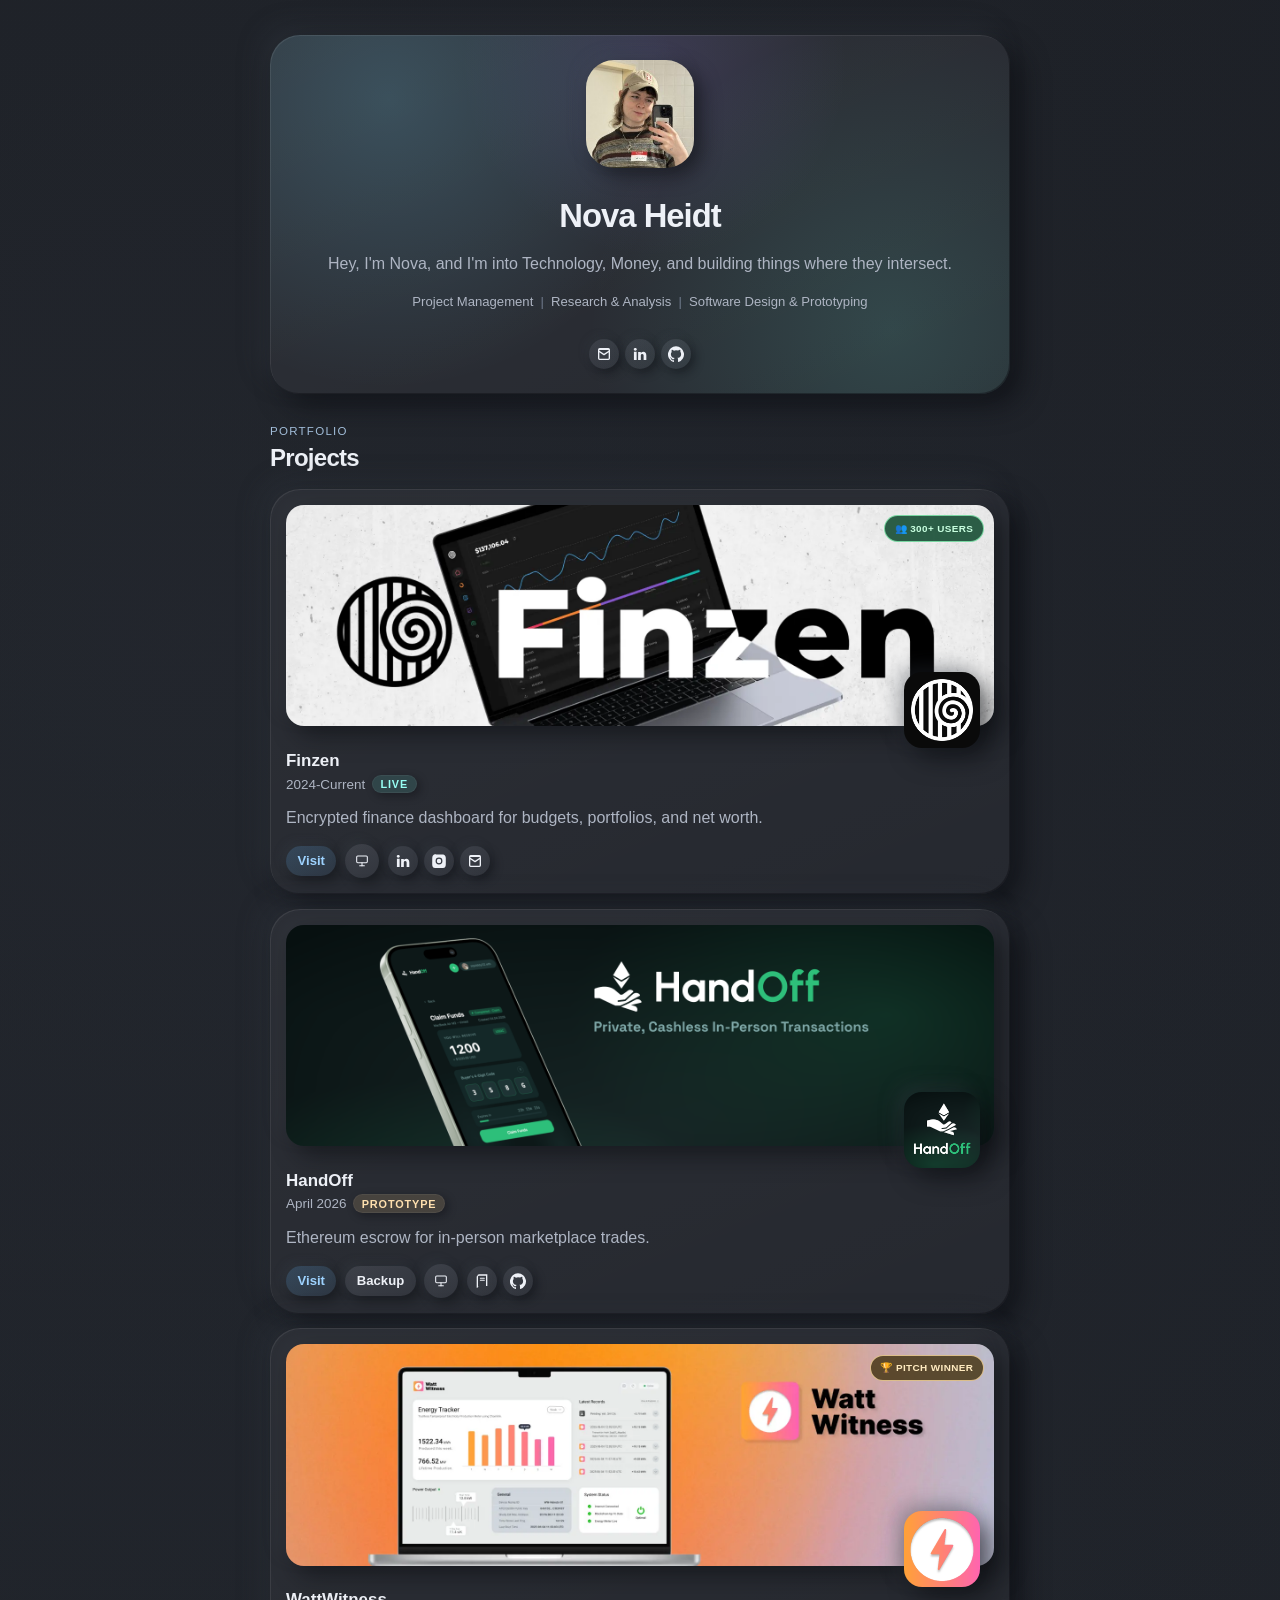
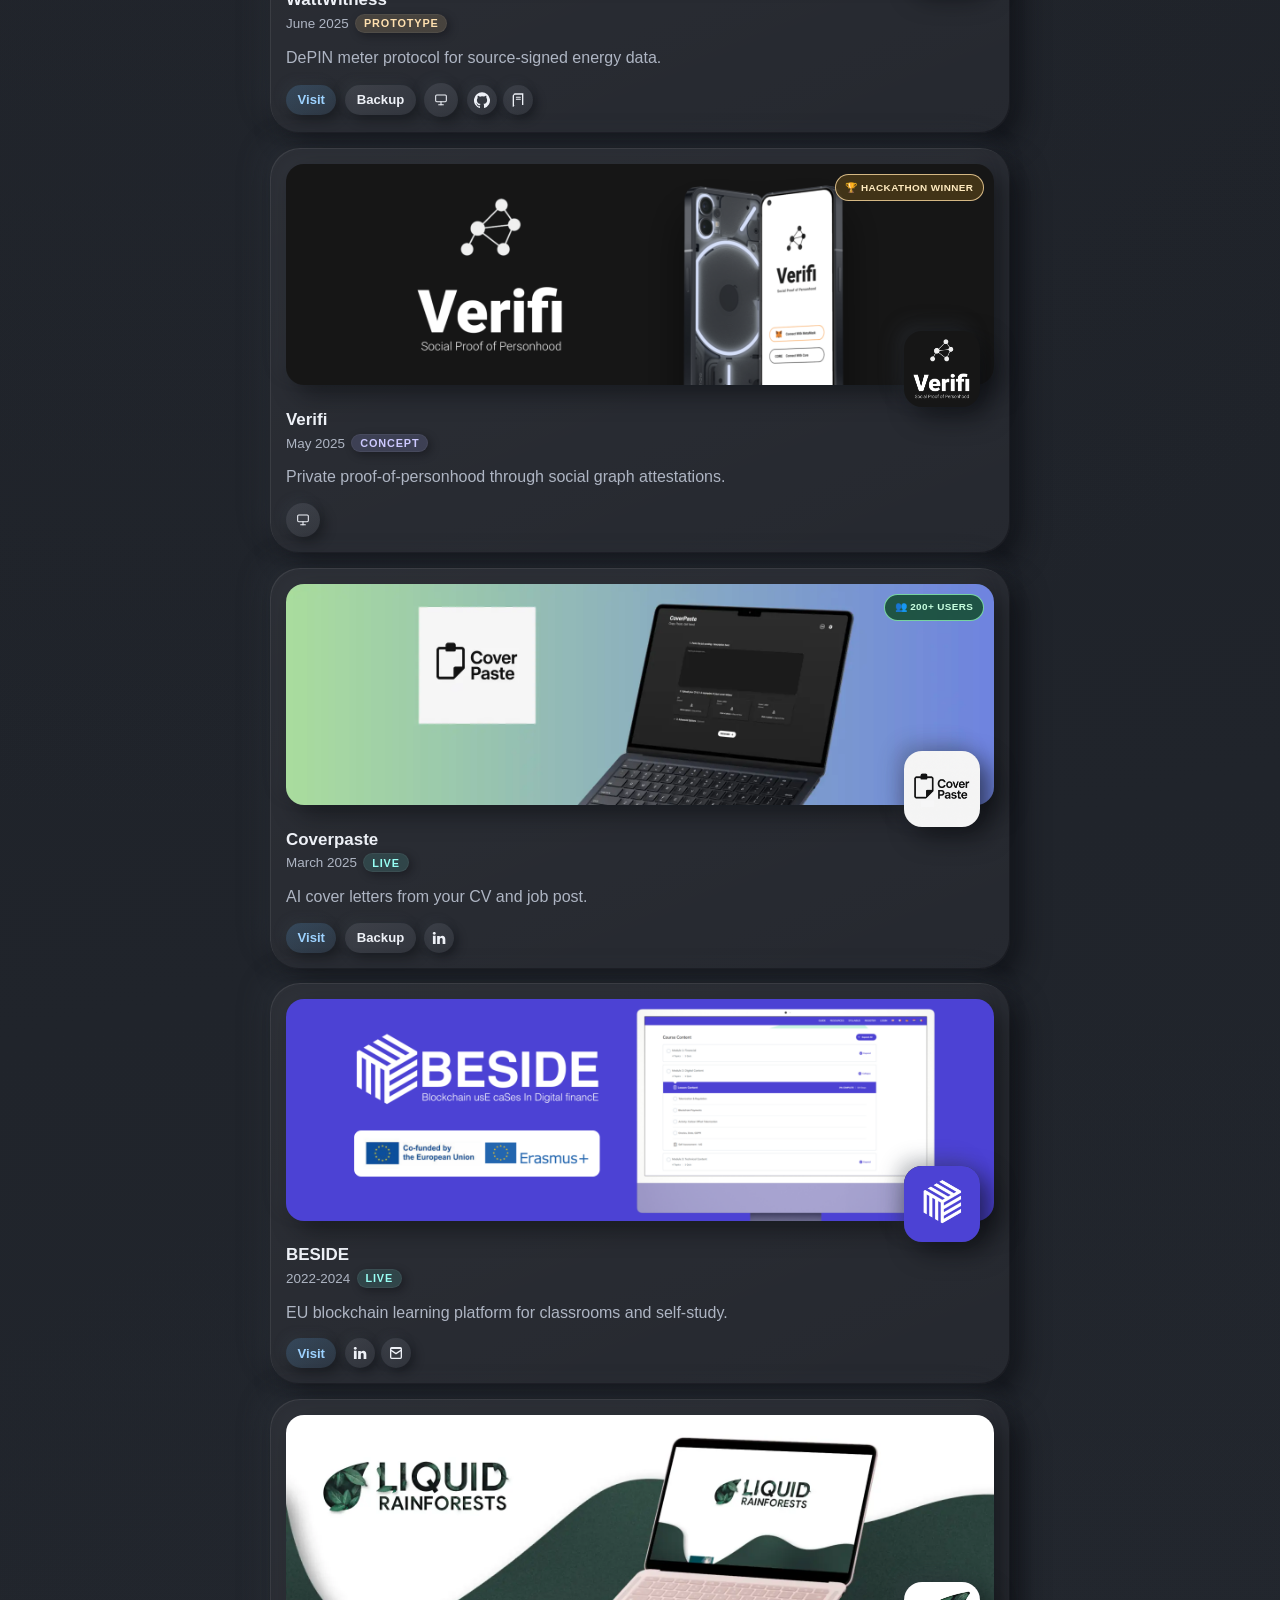
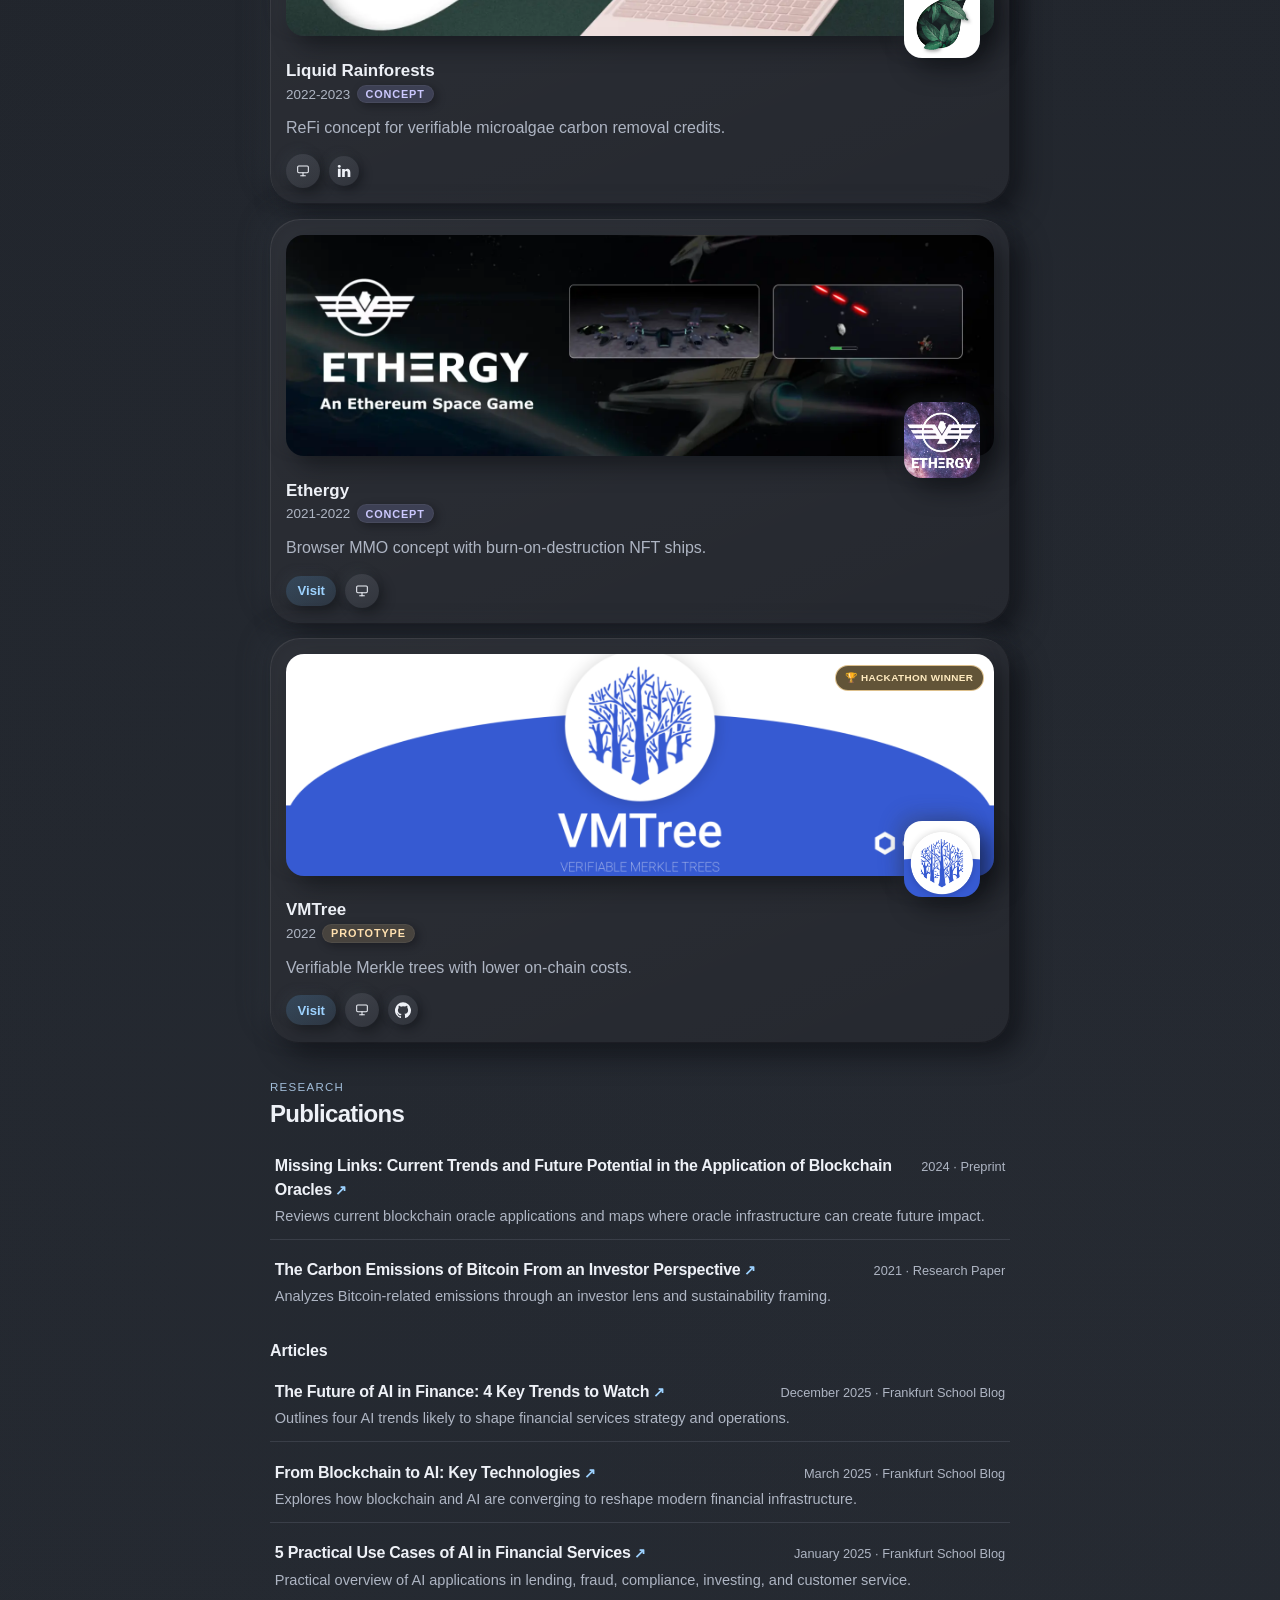
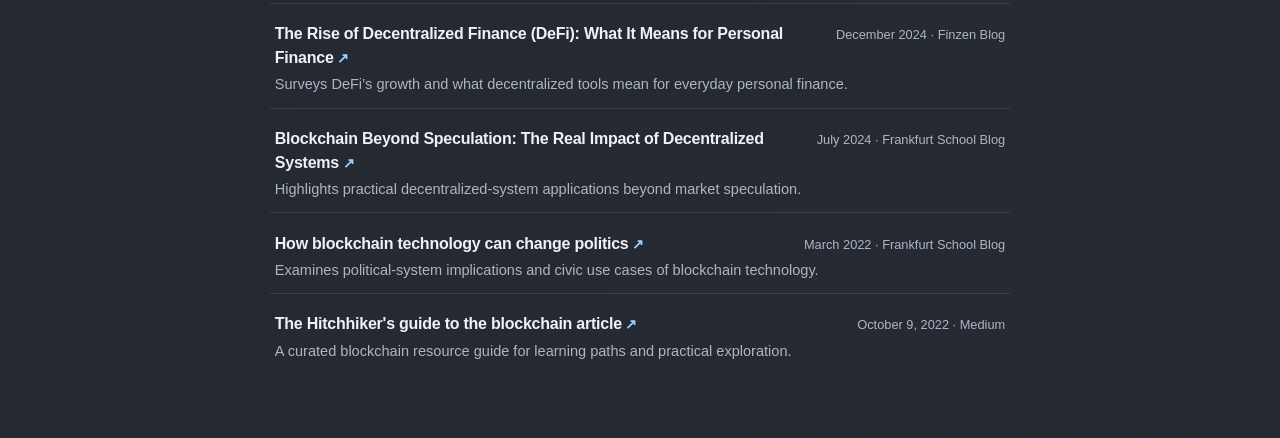
<file: index.html>
<!doctype html>
<html lang="en">
  <head>
    <meta charset="UTF-8" />
    <meta name="viewport" content="width=device-width, initial-scale=1.0" />
    <meta name="theme-color" content="#1b1e24" />
    <title>Nova Heidt | Portfolio</title>
    <meta
      name="description"
      content="Nova Heidt's project portfolio: research, development, and media."
    />
    <link rel="stylesheet" href="assets/css/style.css" />
  </head>
  <body data-page="home">
    <main class="page-shell">
      <section class="profile-card reveal">
        <img
          id="profile-avatar"
          class="profile-avatar"
          src="assets/img/profile/nova-heidt.svg"
          alt="Portrait illustration of Nova Heidt"
          width="108"
          height="108"
        />
        <h1 id="profile-name">Nova Heidt</h1>
        <p id="profile-tagline" class="tagline">
          Hi, I'm Nova, and I'm into tech and money, and where they intersect.
        </p>
        <ul id="focus-list" class="focus-list" aria-label="Focus areas">
          <li>Research</li>
          <li>Development</li>
          <li>Media</li>
        </ul>
        <div id="profile-socials" class="social-links profile-socials" aria-label="Profile links"></div>
      </section>

      <section class="projects-block">
        <header class="section-header reveal">
          <p class="eyebrow">Portfolio</p>
          <h2>Projects</h2>
        </header>
        <div id="project-list" class="project-list" aria-live="polite"></div>
      </section>

      <section class="publications-block">
        <header class="section-header reveal">
          <p class="eyebrow">Research</p>
          <h2>Publications</h2>
        </header>
        <div id="publication-list" class="publication-list" aria-live="polite"></div>
        <header class="section-header sub-section-header reveal">
          <h3>Articles</h3>
        </header>
        <div id="article-list" class="publication-list" aria-live="polite"></div>
      </section>
    </main>

    <template id="project-card-template">
      <article class="project-card reveal">
        <div class="project-visual">
          <a class="project-banner-link" data-role="detail-link" href="#">
            <img class="project-banner" src="" alt="" loading="lazy" />
          </a>
          <span class="award-badge" data-role="award-badge" hidden>🏆 Hackathon Winner</span>
          <img class="project-icon project-icon-overlap" src="" alt="" loading="lazy" width="72" height="72" />
        </div>
        <div class="project-main">
          <div class="project-headline">
            <a class="project-title" data-role="detail-link" href="#"></a>
            <div class="project-meta">
              <p class="project-date"></p>
              <span class="status-tag" data-role="status-tag"></span>
            </div>
          </div>
        </div>
        <p class="project-one-liner"></p>
        <div class="project-actions">
          <a class="pill-link" data-role="primary-link" target="_blank" rel="noopener noreferrer"
            >Visit</a
          >
          <a class="pill-link subtle" data-role="backup-link" target="_blank" rel="noopener noreferrer"
            >Backup</a
          >
          <a
            class="pill-link subtle deck-link icon-only-link"
            data-role="deck-link"
            target="_blank"
            rel="noopener noreferrer"
            aria-label="Open pitch deck"
            title="Open pitch deck"
          ></a>
          <div class="social-links" data-role="social-links"></div>
        </div>
      </article>
    </template>

    <template id="publication-item-template">
      <article class="publication-item reveal">
        <div class="publication-main">
          <a class="publication-title" data-role="publication-primary" href="#" target="_blank" rel="noopener noreferrer"></a>
          <p class="publication-meta"></p>
        </div>
        <p class="publication-one-liner"></p>
      </article>
    </template>

    <script src="assets/data/portfolio-data.js"></script>
    <script src="assets/js/main.js" defer></script>
  </body>
</html>
</file>
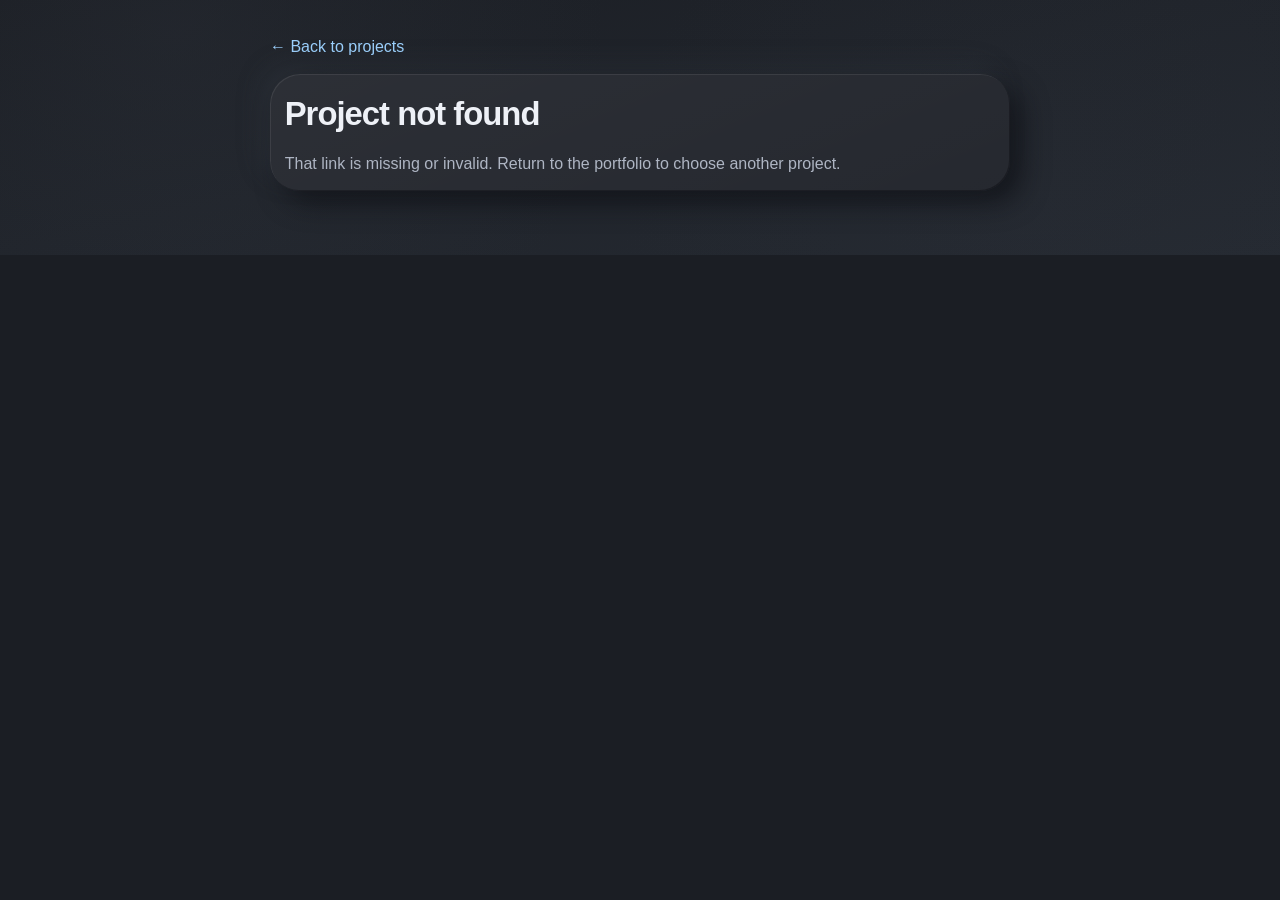
<file: project.html>
<!doctype html>
<html lang="en">
  <head>
    <meta charset="UTF-8" />
    <meta name="viewport" content="width=device-width, initial-scale=1.0" />
    <title>Project | Nova Heidt</title>
    <meta name="description" content="Project details for Nova Heidt's portfolio." />
    <link rel="stylesheet" href="assets/css/style.css" />
  </head>
  <body data-page="project">
    <main class="page-shell">
      <a class="back-link reveal" href="index.html">← Back to projects</a>
      <article id="project-detail" class="project-detail-card reveal" aria-live="polite"></article>
    </main>
    <script src="assets/data/portfolio-data.js"></script>
    <script src="assets/js/main.js" defer></script>
  </body>
</html>
</file>
<file: assets/css/style.css>
:root {
  --bg: #1a1c21;
  --page-background:
    radial-gradient(circle at 14% 12%, rgba(51, 56, 65, 0.26) 0%, transparent 38%),
    radial-gradient(circle at 82% 84%, rgba(43, 47, 55, 0.24) 0%, transparent 40%),
    linear-gradient(168deg, #1b1e24 0%, #20242b 48%, #252a32 100%);
  --surface: #23262d;
  --surface-elevated: #292d35;
  --surface-soft: #2f3440;
  --text-main: #eef1f7;
  --text-muted: #aeb5c3;
  --accent: #69b8ff;
  --accent-soft: #9dd2ff;
  --border: rgba(255, 255, 255, 0.08);
  --shadow:
    12px 12px 26px rgba(11, 13, 17, 0.62),
    -10px -10px 22px rgba(53, 58, 68, 0.34);
  --shadow-inset:
    inset 1px 1px 0 rgba(255, 255, 255, 0.08),
    inset -1px -1px 0 rgba(12, 14, 18, 0.42);
  --radius-xl: 28px;
  --radius-lg: 18px;
  --radius-md: 12px;
}

*,
*::before,
*::after {
  box-sizing: border-box;
}

html,
body {
  margin: 0;
  min-height: 100%;
  background-color: #1b1e24;
  overscroll-behavior-y: auto;
}

body {
  background: var(--page-background);
  color: var(--text-main);
  font-family: "Inter", "Segoe UI", Tahoma, Geneva, Verdana, sans-serif;
  line-height: 1.5;
}

a {
  color: inherit;
}

.page-shell {
  width: min(740px, 100% - 1.5rem);
  margin: 0 auto;
  padding: 1.1rem 0 4rem;
}

.profile-card,
.project-card,
.project-detail-card {
  background: linear-gradient(158deg, rgba(255, 255, 255, 0.045), rgba(255, 255, 255, 0.01)), var(--surface);
  border: none;
  border-radius: var(--radius-xl);
  box-shadow: var(--shadow), var(--shadow-inset);
}

.profile-card {
  background:
    radial-gradient(circle at 16% 18%, rgba(120, 220, 255, 0.19) 0%, transparent 42%),
    radial-gradient(circle at 52% 8%, rgba(158, 132, 255, 0.14) 0%, transparent 38%),
    radial-gradient(circle at 84% 82%, rgba(104, 212, 196, 0.17) 0%, transparent 44%),
    linear-gradient(156deg, rgba(255, 255, 255, 0.05), rgba(255, 255, 255, 0.015)),
    var(--surface);
  padding: 1.55rem;
  margin-bottom: 1.4rem;
  text-align: center;
}

.profile-avatar {
  width: 108px;
  height: 108px;
  border-radius: 28px;
  border: none;
  margin-bottom: 1rem;
  background: var(--surface-soft);
  box-shadow:
    8px 8px 18px rgba(10, 11, 14, 0.5),
    -6px -6px 14px rgba(69, 75, 88, 0.28);
}

h1,
h2,
p {
  margin: 0;
}

h1,
h2 {
  letter-spacing: -0.03em;
}

h1 {
  font-size: clamp(1.6rem, 5.1vw, 2.05rem);
}

.tagline {
  margin-top: 0.75rem;
  color: var(--text-muted);
}

.focus-list {
  margin: 1rem 0;
  padding: 0;
  list-style: none;
  display: flex;
  flex-wrap: wrap;
  gap: 0.45rem;
  justify-content: center;
}

.focus-list li {
  color: var(--text-muted);
  font-size: 0.82rem;
  font-weight: 500;
}

.focus-list li + li::before {
  content: "|";
  color: rgba(165, 181, 209, 0.55);
  margin-right: 0.45rem;
}

.email-link {
  color: var(--accent-soft);
  text-underline-offset: 0.25rem;
}

.profile-socials {
  margin-top: 0.72rem;
  justify-content: center;
}

.projects-block {
  margin-top: 1.8rem;
}

.publications-block {
  margin-top: 2.2rem;
}

.section-header {
  margin-bottom: 0.8rem;
}

.sub-section-header {
  margin-top: 1.2rem;
  margin-bottom: 0.5rem;
}

.sub-section-header h3 {
  margin: 0;
  font-size: 1rem;
  letter-spacing: -0.01em;
  color: var(--text-main);
}

.eyebrow {
  font-size: 0.72rem;
  text-transform: uppercase;
  letter-spacing: 0.11em;
  color: rgba(175, 205, 235, 0.9);
}

.project-list {
  display: flex;
  flex-direction: column;
  gap: 0.92rem;
}

.project-card {
  overflow: visible;
  padding: 0.9rem;
  cursor: pointer;
  transition: transform 220ms ease, box-shadow 220ms ease;
}

.project-card:hover {
  transform: translateY(-2px);
  box-shadow:
    16px 16px 30px rgba(10, 12, 16, 0.68),
    -10px -10px 24px rgba(61, 67, 79, 0.34),
    var(--shadow-inset);
}

.project-card:focus-visible {
  outline: 2px solid var(--accent-soft);
  outline-offset: 2px;
}

.project-visual {
  position: relative;
}

.project-banner-link,
.project-banner {
  display: block;
  width: 100%;
}

.project-banner {
  aspect-ratio: 16 / 5;
  object-fit: cover;
  border-radius: var(--radius-lg);
  border: none;
  margin-bottom: 0.8rem;
  box-shadow:
    10px 10px 22px rgba(11, 13, 17, 0.52),
    -8px -8px 16px rgba(57, 62, 73, 0.24);
}

.project-main {
  display: flex;
  align-items: center;
  gap: 0.82rem;
  margin-top: 1.35rem;
}

.project-icon {
  width: 56px;
  height: 56px;
  border-radius: var(--radius-md);
  object-fit: cover;
  border: none;
  box-shadow:
    6px 6px 14px rgba(10, 12, 16, 0.55),
    -5px -5px 12px rgba(60, 65, 76, 0.3);
}

.project-icon-overlap {
  position: absolute;
  right: 0.9rem;
  bottom: -1.35rem;
  width: 76px;
  height: 76px;
  border-radius: 18px;
  border: none;
  box-shadow:
    10px 10px 24px rgba(9, 11, 14, 0.58),
    -8px -8px 18px rgba(62, 68, 80, 0.26);
  background: var(--surface-soft);
}

.award-badge {
  position: absolute;
  right: 0.65rem;
  top: 0.65rem;
  min-height: 1.65rem;
  border-radius: 999px;
  border: 1px solid rgba(255, 222, 164, 0.78);
  background: rgba(73, 56, 24, 0.86);
  color: #ffebc0;
  font-size: 0.62rem;
  line-height: 1;
  padding: 0.26rem 0.58rem;
  display: inline-flex;
  text-align: center;
  align-items: center;
  justify-content: center;
  font-weight: 700;
  letter-spacing: 0.04em;
  text-transform: uppercase;
  white-space: nowrap;
}

.award-badge[data-variant="users"] {
  border-color: rgba(134, 234, 177, 0.85);
  background: rgba(23, 78, 53, 0.9);
  color: #c8ffe0;
}

.project-headline {
  flex: 1;
}

.project-title {
  text-decoration: none;
  font-weight: 700;
  font-size: 1.06rem;
}

.project-title:hover,
.project-title:focus-visible {
  color: var(--accent-soft);
}

.project-date {
  color: var(--text-muted);
  font-size: 0.84rem;
  margin-top: 0.08rem;
}

.project-meta {
  display: flex;
  align-items: center;
  flex-wrap: wrap;
  gap: 0.4rem;
}

.status-tag {
  display: inline-flex;
  align-items: center;
  justify-content: center;
  border-radius: 999px;
  border: none;
  padding: 0.08rem 0.55rem;
  font-size: 0.68rem;
  text-transform: uppercase;
  letter-spacing: 0.08em;
  font-weight: 700;
  box-shadow: inset 0 0 0 1px rgba(255, 255, 255, 0.05), 3px 3px 9px rgba(9, 11, 15, 0.4);
}

.status-tag[data-status="live"] {
  border-color: rgba(90, 219, 207, 0.65);
  color: #97fff4;
  background: rgba(90, 219, 207, 0.14);
}

.status-tag[data-status="concept"] {
  border-color: rgba(170, 168, 255, 0.66);
  color: #cdc9ff;
  background: rgba(170, 168, 255, 0.16);
}

.status-tag[data-status="prototype"] {
  border-color: rgba(255, 204, 128, 0.66);
  color: #ffe0af;
  background: rgba(255, 204, 128, 0.14);
}

.project-one-liner {
  color: var(--text-muted);
  margin-top: 0.72rem;
}

.project-actions {
  display: flex;
  flex-wrap: wrap;
  align-items: center;
  gap: 0.46rem;
  margin-top: 0.86rem;
}

.project-detail-card .project-actions {
  margin-top: 1rem;
  gap: 0.55rem;
}

.pill-link {
  display: inline-flex;
  align-items: center;
  justify-content: center;
  text-decoration: none;
  border-radius: 999px;
  border: none;
  color: var(--accent-soft);
  background: linear-gradient(150deg, rgba(103, 186, 255, 0.2), rgba(103, 186, 255, 0.08));
  font-size: 0.82rem;
  font-weight: 700;
  padding: 0.32rem 0.72rem;
  transition: transform 180ms ease, background-color 180ms ease, box-shadow 180ms ease;
  box-shadow:
    5px 5px 12px rgba(11, 13, 17, 0.44),
    -4px -4px 10px rgba(63, 69, 81, 0.24);
}

.pill-link:hover,
.pill-link:focus-visible {
  transform: translateY(-1px);
  background: linear-gradient(150deg, rgba(103, 186, 255, 0.28), rgba(103, 186, 255, 0.13));
  box-shadow:
    7px 7px 14px rgba(10, 12, 16, 0.52),
    -5px -5px 12px rgba(66, 72, 84, 0.28);
}

.pill-link.is-disabled {
  opacity: 0.55;
  pointer-events: none;
}

.deck-link {
  gap: 0.28rem;
}

.icon-only-link {
  width: 34px;
  height: 34px;
  padding: 0;
}

.deck-link svg {
  width: 16px;
  height: 16px;
  stroke: currentColor;
  fill: none;
  stroke-width: 1.6;
  stroke-linecap: round;
  stroke-linejoin: round;
}

.pill-link.subtle {
  color: var(--text-main);
  background: linear-gradient(150deg, rgba(170, 178, 194, 0.16), rgba(170, 178, 194, 0.08));
}

.detail-action-link {
  gap: 0.38rem;
  padding: 0.34rem 0.74rem;
}

.detail-action-icon {
  width: 15px;
  height: 15px;
  display: inline-flex;
  align-items: center;
  justify-content: center;
}

.detail-action-icon svg {
  width: 15px;
  height: 15px;
}

.detail-action-icon svg.line-icon {
  stroke: currentColor;
  fill: none;
  stroke-width: 1.7;
  stroke-linecap: round;
  stroke-linejoin: round;
}

.detail-action-icon svg:not(.line-icon) {
  fill: currentColor;
}

.detail-action-label {
  line-height: 1;
}

.social-links {
  display: inline-flex;
  align-items: center;
  gap: 0.38rem;
}

.social-link {
  width: 30px;
  height: 30px;
  display: inline-flex;
  align-items: center;
  justify-content: center;
  border-radius: 999px;
  border: none;
  background: linear-gradient(140deg, rgba(159, 168, 184, 0.16), rgba(159, 168, 184, 0.07));
  transition: transform 180ms ease, background-color 180ms ease, box-shadow 180ms ease;
  box-shadow:
    4px 4px 10px rgba(10, 12, 16, 0.42),
    -3px -3px 8px rgba(60, 66, 77, 0.24);
}

.social-link:hover,
.social-link:focus-visible {
  transform: translateY(-1px);
  background: linear-gradient(140deg, rgba(137, 202, 255, 0.26), rgba(137, 202, 255, 0.1));
  box-shadow:
    6px 6px 13px rgba(9, 11, 14, 0.52),
    -4px -4px 10px rgba(67, 73, 84, 0.25);
}

.social-link svg {
  width: 16px;
  height: 16px;
  fill: currentColor;
}

.publication-list {
  display: flex;
  flex-direction: column;
  gap: 0.58rem;
}

.publication-item {
  border-bottom: 1px solid rgba(201, 212, 232, 0.12);
  padding: 0.56rem 0.15rem 0.72rem;
}

.publication-item:last-child {
  border-bottom: none;
}

.publication-main {
  display: flex;
  align-items: baseline;
  justify-content: space-between;
  gap: 0.8rem;
}

.publication-title {
  text-decoration: none;
  font-size: 1rem;
  font-weight: 650;
  letter-spacing: -0.015em;
}

.publication-title::after {
  content: " ↗";
  color: var(--accent-soft);
  font-size: 0.86em;
}

.publication-title.is-disabled::after {
  content: "";
}

.publication-title:hover,
.publication-title:focus-visible {
  color: var(--accent-soft);
}

.publication-meta {
  color: var(--text-muted);
  font-size: 0.8rem;
  text-align: right;
  white-space: nowrap;
}

.publication-one-liner {
  margin-top: 0.26rem;
  color: var(--text-muted);
  font-size: 0.91rem;
}

.back-link {
  display: inline-block;
  margin-bottom: 0.95rem;
  color: var(--accent-soft);
  text-decoration: none;
}

.project-detail-card {
  overflow: hidden;
  padding: 0.92rem;
}

.detail-banner {
  margin-bottom: 0.95rem;
}

.project-details,
.supporting-copy {
  color: var(--text-muted);
  margin-top: 0.85rem;
}

.project-detail-media {
  margin-top: 0.95rem;
  display: grid;
  grid-template-columns: 1fr;
  gap: 0.72rem;
}

.project-inline-media {
  display: block;
  width: min(100%, 680px);
  margin: 0.95rem auto 0;
  border: none;
  box-shadow: none;
}

.project-inline-media.is-half {
  width: min(50%, 340px);
}

.project-inline-media.is-half-plus {
  width: min(62.5%, 425px);
}

.project-inline-media.is-70 {
  width: min(70%, 320px);
}

.project-inline-media.is-full {
  width: 100%;
  max-width: none;
}

@media (max-width: 700px) {
  .project-inline-media.is-half,
  .project-inline-media.is-half-plus {
    width: min(100%, 520px);
  }
}

.project-media-card {
  margin: 0;
  border-radius: var(--radius-lg);
  overflow: hidden;
  border: 1px solid rgba(255, 255, 255, 0.07);
  background: linear-gradient(155deg, rgba(255, 255, 255, 0.04), rgba(255, 255, 255, 0.01)), var(--surface-elevated);
}

.project-media-card.is-full-width {
  grid-column: 1 / -1;
}

.project-media-card.is-placeholder {
  border-style: dashed;
}

.project-media-image {
  display: block;
  width: 100%;
  aspect-ratio: 16 / 9;
  object-fit: cover;
}

.project-media-video {
  overflow: hidden;
}

.project-video-wrap {
  width: 100%;
  aspect-ratio: 16 / 9;
}

.project-media-iframe {
  width: 100%;
  height: 100%;
  border: 0;
  display: block;
}

.project-media-placeholder {
  width: 100%;
  aspect-ratio: 16 / 9;
  display: flex;
  align-items: center;
  justify-content: center;
  color: rgba(206, 216, 232, 0.78);
  background:
    radial-gradient(circle at 20% 24%, rgba(105, 184, 255, 0.2) 0%, transparent 42%),
    radial-gradient(circle at 78% 72%, rgba(168, 156, 255, 0.19) 0%, transparent 45%),
    linear-gradient(160deg, rgba(255, 255, 255, 0.05), rgba(255, 255, 255, 0.02));
}

.project-media-placeholder .line-icon {
  width: 34px;
  height: 34px;
  stroke: currentColor;
  fill: none;
  stroke-width: 1.6;
  stroke-linecap: round;
  stroke-linejoin: round;
}

.project-media-caption {
  margin: 0;
  padding: 0.6rem 0.7rem 0.7rem;
  color: var(--text-muted);
  font-size: 0.8rem;
}

.reveal {
  opacity: 0;
  transform: translateY(14px);
  transition: opacity 400ms ease, transform 400ms ease;
}

.reveal.is-visible {
  opacity: 1;
  transform: translateY(0);
}

@media (min-width: 700px) {
  .page-shell {
    padding-top: 2.2rem;
  }

  .profile-card,
  .project-card,
  .project-detail-card {
    border-radius: 30px;
  }

  .project-card {
    padding: 1rem;
  }

  .project-actions {
    gap: 0.55rem;
  }

  .project-detail-media {
    grid-template-columns: repeat(2, minmax(0, 1fr));
  }

  .publication-item {
    padding-left: 0.3rem;
    padding-right: 0.3rem;
  }
}

@media (max-width: 520px) {
  .publication-main {
    flex-direction: column;
    align-items: flex-start;
    gap: 0.2rem;
  }

  .publication-meta {
    text-align: left;
    white-space: normal;
  }
}

@media (prefers-reduced-motion: reduce) {
  .reveal {
    opacity: 1;
    transform: none;
    transition: none;
  }

  .project-card,
  .pill-link {
    transition: none;
  }
}
</file>
